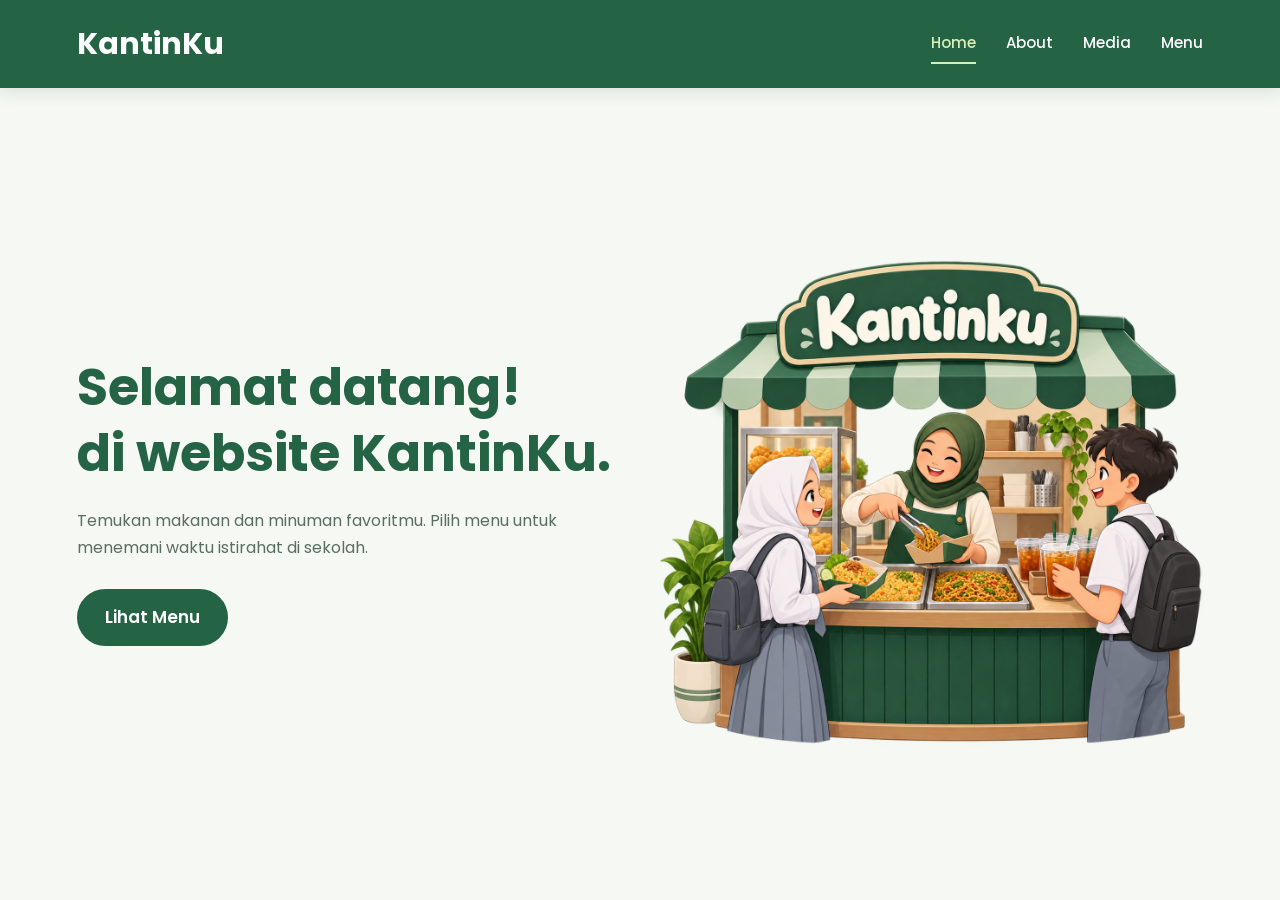
<file: webkantin/index.html>
<!doctype html>
<html lang="en">
  <head>
    <meta charset="UTF-8" />
    <meta name="viewport" content="width=device-width, initial-scale=1.0" />
    <title>Kantinku | Beranda</title>
    <link rel="stylesheet" href="style.css" />
  </head>
  <body>
    <header>
      <div class="logo">
        <h1>KantinKu</h1>
      </div>

      <nav class="nav" aria-label="Navigasi utama">
        <a href="index.html" class="active" aria-current="page">Home</a>
        <a href="menu.html#punyaabout">About</a>
        <a href="menu.html#punyamedia">Media</a>
        <a href="menu.html#punyamenu">Menu</a>
      </nav>
    </header>

    <main class="home-hero">
      <div class="home-text">
        <div class="judul1">
          <h1>Selamat datang!<br />di website KantinKu.</h1>
        </div>

        <p>
          Temukan makanan dan minuman favoritmu.
          Pilih menu untuk menemani waktu istirahat di sekolah.
        </p>

        <a class="menu" href="menu.html">Lihat Menu</a>
      </div>

      <div class="hero">
        <img
          class="hero1"
          src="../webkantin/gambar/kantin1.png"
          alt="Ilustrasi KantinKu"
        />
      </div>
    </main>

    <script src="script.js"></script>
  </body>
</html>
</file>
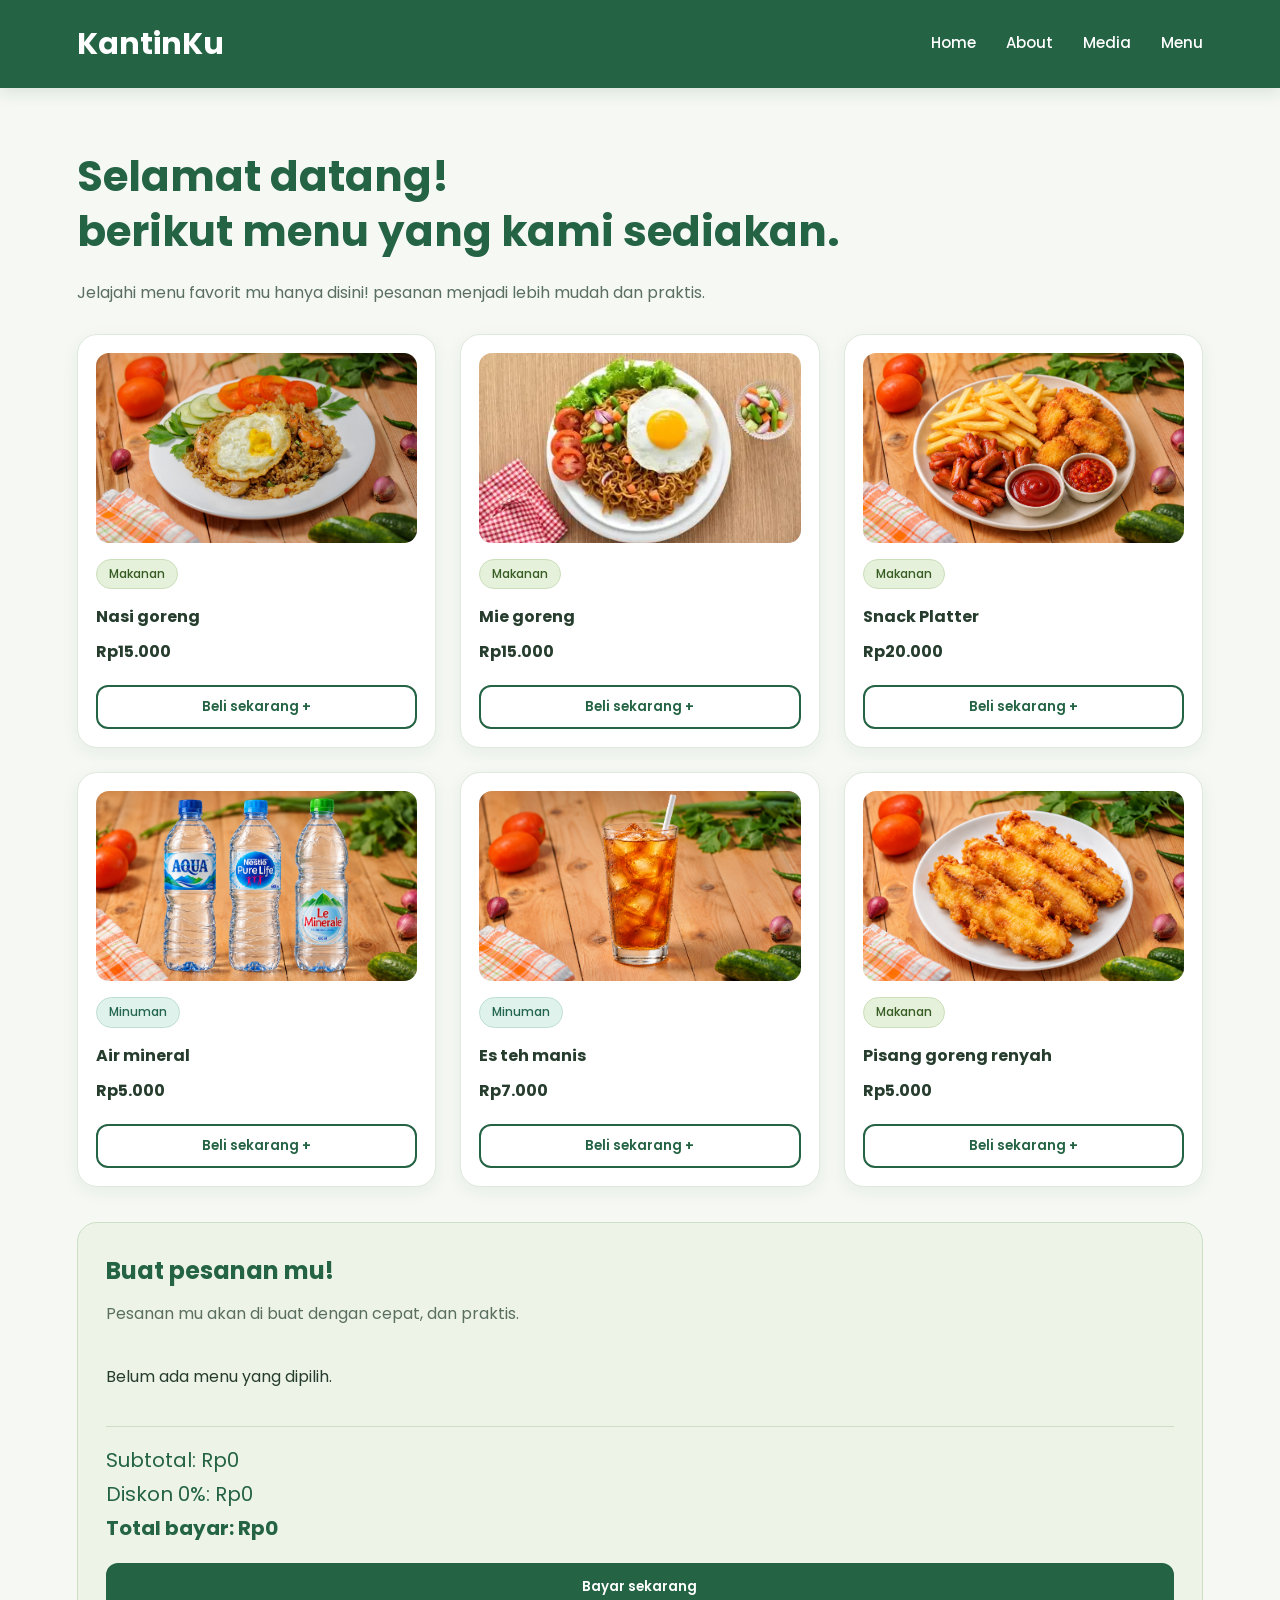
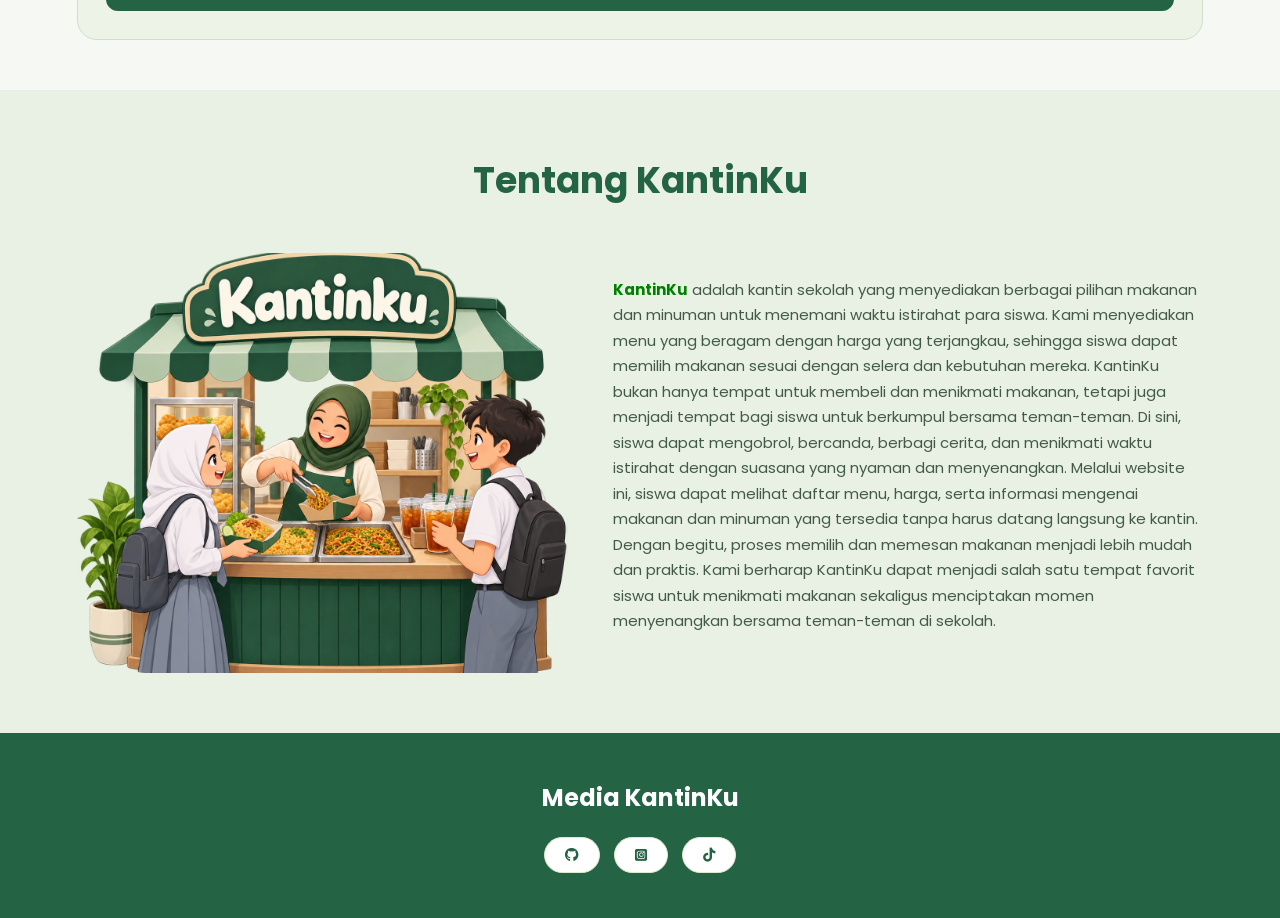
<file: webkantin/menu.html>
<!doctype html>
<html lang="en">
  <head>
    <meta charset="UTF-8" />
    <meta name="viewport" content="width=device-width, initial-scale=1.0" />
    <title>Document</title>
    <link
      rel="stylesheet"
      href="https://cdnjs.cloudflare.com/ajax/libs/font-awesome/6.7.2/css/all.min.css"
    />

    <link rel="stylesheet" href="style.css" />
  </head>
  <body>
    <div class="pageMenu">
      <header>
        <div class="logo">
          <h1><b>KantinKu</b></h1>
        </div>
        <nav class="nav">
          <a href="index.html">Home</a>
          <a href="#punyaabout">About</a>
          <a href="#punyamedia">Media</a>
          <a href="#punyamenu">Menu</a>
        </nav>
      </header>

      <section id="punyamenu">
        <div class="judul1">
          <h1>
            <b>Selamat datang!<br />berikut menu yang kami sediakan.</b>
          </h1>
          <div class="hola1">
            <p>
              Jelajahi menu favorit mu hanya disini! pesanan menjadi lebih mudah
              dan praktis.
            </p>
          </div>
        </div>
        <br />
        <div class="daftarMenu">
          <div class="Katalog">
            <div class="mnu">
              <img class="img" src="../webkantin/gambar/nasgor.jpg" alt="" width="300px" />
              <p class="kat1">Makanan</p>
              <p class="ket"><b>Nasi goreng</b></p>
              <p class="ket"><b>Rp15.000</b></p>
              <button class="btn1" onclick="buatpesanan('Nasi goreng', 15000)">
                Beli sekarang +
              </button>
            </div>

            <div class="mnu">
              <img class="img" src="../webkantin/gambar/migor.webp" alt="" width="300px" />
              <p class="kat1">Makanan</p>
              <p class="ket"><b>Mie goreng</b></p>
              <p class="ket"><b>Rp15.000</b></p>
              <button class="btn1" onclick="buatpesanan('Mie goreng', 15000)">
                Beli sekarang +
              </button>
            </div>

            <div class="mnu">
              <img class="img" src="../webkantin/gambar/snackplat.png" alt="" width="300px" />
              <p class="kat1">Makanan</p>
              <p class="ket"><b>Snack Platter</b></p>
              <p class="ket"><b>Rp20.000</b></p>
              <button
                class="btn1"
                onclick="buatpesanan('Snack Platter', 20000)"
              >
                Beli sekarang +
              </button>
            </div>

            <div class="mnu">
              <img class="img" src="../webkantin/gambar/airmineral.png" alt="" width="300px" />
              <p class="kat2">Minuman</p>
              <p class="ket"><b>Air mineral</b></p>
              <p class="ket"><b>Rp5.000</b></p>
              <button class="btn1" onclick="buatpesanan('Air mineral', 5000)">
                Beli sekarang +
              </button>
            </div>

            <div class="mnu">
              <img class="img" src="../webkantin/gambar/eteh.png" alt="" width="300px" />
              <p class="kat2">Minuman</p>
              <p class="ket"><b>Es teh manis</b></p>
              <p class="ket"><b>Rp7.000</b></p>
              <button class="btn1" onclick="buatpesanan('Es teh manis', 7000)">
                Beli sekarang +
              </button>
            </div>

            <div class="mnu">
              <img class="img" src="../webkantin/gambar/pisreng.png" alt="" width="300px" />
              <p class="kat1">Makanan</p>
              <p class="ket"><b>Pisang goreng renyah</b></p>
              <p class="ket"><b>Rp5.000</b></p>
              <button
                class="btn1"
                onclick="buatpesanan('Pisang goreng renyah', 5000)"
              >
                Beli sekarang +
              </button>
            </div>
          </div>
        </div>

        <div class="buatpesanan" id="panelTransaksi">
          <h2><b>Buat pesanan mu!</b></h2>
          <p>Pesanan mu akan di buat dengan cepat, dan praktis.</p>
          <div id="item"></div>
          <div id="total">
            <p><b>Total pesanan :</b></p>
          </div>
          <button class="btn-bayar" type="button" onclick="bayarSekarang()">
            Bayar sekarang
          </button>
        </div>
      </section>

      <section id="punyaabout">
        <div class="tentangpm">
          <div class="judulabout">
            <h1><b>Tentang KantinKu</b></h1>
          </div>
          <div class="gambarkantin">
            <img src="../webkantin/gambar/kantin1.png" alt="Ilustrasi KantinKu" />
          </div>
          <div class="isiabout">
            <p>
              <span style="font-weight: 700; color: green"
                >KantinKu</span
              >
              adalah kantin sekolah yang menyediakan berbagai pilihan makanan
              dan minuman untuk menemani waktu istirahat para siswa. Kami
              menyediakan menu yang beragam dengan harga yang terjangkau,
              sehingga siswa dapat memilih makanan sesuai dengan selera dan
              kebutuhan mereka. KantinKu bukan hanya tempat untuk membeli dan
              menikmati makanan, tetapi juga menjadi tempat bagi siswa untuk
              berkumpul bersama teman-teman. Di sini, siswa dapat mengobrol,
              bercanda, berbagi cerita, dan menikmati waktu istirahat dengan
              suasana yang nyaman dan menyenangkan. Melalui website ini, siswa
              dapat melihat daftar menu, harga, serta informasi mengenai makanan
              dan minuman yang tersedia tanpa harus datang langsung ke kantin.
              Dengan begitu, proses memilih dan memesan makanan menjadi lebih
              mudah dan praktis. Kami berharap KantinKu dapat menjadi salah
              satu tempat favorit siswa untuk menikmati makanan sekaligus
              menciptakan momen menyenangkan bersama teman-teman di sekolah.
            </p>
          </div>
        </div>
      </section>

      <section id="punyamedia">
        <div class="media">Media KantinKu</div>
        <div class="btn-about">
          <button class="con-btn">
            <i class="fa-brands fa-github"></i>
          </button>
          <button class="con-btn">
            <i class="fa-brands fa-square-instagram"></i>
          </button>
          <button class="con-btn">
            <i class="fa-brands fa-tiktok"></i>
          </button>
        </div>
      </section>
    </div>

    <script src="script.js"></script>
  </body>
</html>
</file>
<file: webkantin/style.css>
@import url('https://fonts.googleapis.com/css2?family=Poppins:wght@400;500;600;700&display=swap');

* {
    box-sizing: border-box;
}

html {
    scroll-behavior: smooth;
    scroll-padding-top: 110px;
}

body {
    margin: 0;
    padding-top: 100px;
    font-family: 'Poppins', sans-serif;
    background-color: #f5f8f3;
    color: #263d2e;
    line-height: 1.7;
}

img {
    max-width: 100%;
    height: auto;
}

button,
a {
    -webkit-tap-highlight-color: transparent;
}

button {
    font-family: inherit;
    cursor: pointer;
}

a {
    text-decoration: none;
}

header {
    position: fixed;
    top: 0;
    left: 0;
    z-index: 1000;
    width: 100%;
    min-height: 88px;
    display: flex;
    align-items: center;
    justify-content: space-between;
    gap: 24px;
    padding: 16px 6%;
    background-color: #246344;
    box-shadow: 0 4px 16px rgba(25, 66, 44, 0.12);
}

.logo {
    color: #ffffff;
    flex-shrink: 0;
}

.logo h1 {
    margin: 0;
    font-size: 30px;
    line-height: 1.3;
}

.nav {
    display: flex;
    align-items: center;
    flex-wrap: wrap;
    gap: 30px;
}

.nav a {
    padding: 6px 0;
    color: #ffffff;
    font-size: 15px;
    font-weight: 500;
    border-bottom: 2px solid transparent;
    transition: color 0.2s, border-color 0.2s;
}

.nav a:hover,
.nav a.active {
    color: #d9efb9;
    border-bottom-color: #d9efb9;
}

.home-hero {
    width: min(1200px, 88%);
    min-height: calc(100vh - 100px);
    margin: 0 auto;
    padding: 60px 0;
    display: grid;
    grid-template-columns: 1fr 1fr;
    align-items: center;
    gap: 40px;
}

.judul1 {
    margin: 0;
    color: #246344;
}

.judul1 h1 {
    margin: 0 0 20px;
    font-size: clamp(30px, 4vw, 52px);
    line-height: 1.3;
}

.home-text p {
    max-width: 480px;
    margin: 0 0 28px;
    color: #5a6f60;
}

.menu {
    display: inline-block;
    padding: 12px 26px;
    border: 2px solid #246344;
    border-radius: 30px;
    background-color: #246344;
    color: #ffffff;
    font-size: 17px;
    font-weight: 600;
    transition: background-color 0.2s, transform 0.2s;
}

.menu:hover {
    background-color: #184b32;
    transform: translateY(-3px);
}

.hero {
    display: flex;
    justify-content: center;
    align-items: center;
    min-width: 0;
}

.hero1 {
    display: block;
    width: 100%;
    max-width: 560px;
    height: auto;
    object-fit: contain;
}

.pageMenu {
    width: 100%;
}

#punyamenu,
#punyaabout,
#punyamedia {
    scroll-margin-top: 20px;
}

#punyamenu {
    width: min(1200px, 88%);
    margin: 0 auto;
    padding: 50px 0;
}

#punyamenu .judul1 {
    max-width: 850px;
}

#punyamenu .judul1 h1 {
    font-size: clamp(28px, 3.5vw, 42px);
}

.hola1 {
    color: #5a6f60;
    font-size: 16px;
}

.hola1 p {
    margin: 0;
}

.judul2 {
    margin-bottom: 20px;
    color: #246344;
    font-size: 24px;
    font-weight: 700;
}

.judul2 p {
    margin: 0;
}

.Katalog {
    display: grid;
    grid-template-columns: repeat(3, minmax(0, 1fr));
    gap: 24px;
}

.mnu {
    display: flex;
    flex-direction: column;
    align-items: flex-start;
    min-width: 0;
    padding: 18px;
    border: 1px solid #dfE9dd;
    border-radius: 20px;
    background-color: #ffffff;
    box-shadow: 0 5px 18px rgba(30, 74, 45, 0.06);
    transition: transform 0.2s, box-shadow 0.2s;
}

.mnu:hover {
    transform: scale(1.10)  ;
    box-shadow: 0 12px 24px rgba(30, 74, 45, 0.12);
}

.img {
    display: block;
    width: 100%;
    height: 190px;
    object-fit: cover;
    border-radius: 13px;
}

.kat1,
.kat2 {
    display: inline-block;
    margin: 16px 0 10px;
    padding: 4px 12px;
    border-radius: 20px;
    font-size: 12px;
    font-weight: 500;
}

.kat1 {
    background-color: #e5f1db;
    color: #385d24;
    border: 1px solid #cbdFba;
}

.kat2 {
    background-color: #e0f2ec;
    color: #226650;
    border: 1px solid #bedfd1;
}

.ket {
    margin: 4px 0;
    color: #263d2e;
    font-size: 16px;
}

.btn1 {
    width: 100%;
    margin-top: auto;
    padding: 10px 16px;
    border: 2px solid #246344;
    border-radius: 12px;
    background-color: #ffffff;
    color: #246344;
    font-weight: 600;
    transition: background-color 0.2s, color 0.2s;
}

.mnu .ket:last-of-type {
    margin-bottom: 20px;
}

.btn1:hover {
    background-color: #246344;
    color: #ffffff;
}

.buatpesanan {
    margin-top: 35px;
    padding: 28px;
    border: 1px solid #cddfc7;
    border-radius: 20px;
    background-color: #edf4e7;
}

.btn-bayar {
    width: 100%;
    margin-top: 18px;
    padding: 12px 16px;
    border: 2px solid #246344;
    border-radius: 12px;
    background-color: #246344;
    color: #ffffff;
    font-family: inherit;
    font-weight: 600;
    cursor: pointer;
}

.btn-bayar:hover {
    background-color: #184b32;
}

.buatpesanan h2 {
    margin: 0 0 8px;
    color: #246344;
}

.buatpesanan > p {
    margin: 0 0 20px;
    color: #5a6f60;
}

#item {
    display: grid;
    gap: 12px;
}

.item-pesanan {
    display: flex;
    justify-content: space-between;
    align-items: center;
    gap: 16px;
    padding: 14px;
    border-radius: 12px;
    background-color: #ffffff;
}

.item-pesanan p {
    margin: 0;
}

.item-pesanan small {
    color: #5a6f60;
}

.hapus-item {
    flex-shrink: 0;
    padding: 6px 12px;
    border: 1px solid #b8cdbb;
    border-radius: 8px;
    background-color: #ffffff;
    color: #246344;
}

.hapus-item:hover {
    background-color: #edf4e7;
}

#total {
    margin-top: 20px;
    padding-top: 16px;
    border-top: 1px solid #cddfc7;
    color: #246344;
    font-size: 20px;
}

#total p {
    margin: 0;
}

#punyaabout {
    padding: 60px 6%;
    background-color: #e9f1e4;
}

.tentangpm {
    max-width: 1200px;
    margin: 0 auto;
    display: grid;
    grid-template-columns: 1fr 1.2fr;
    align-items: center;
    gap: 30px 45px;
}

.judulabout {
    grid-column: 1 / -1;
    text-align: center;
    color: #246344;
}

.judulabout h1 {
    margin: 0 0 12px;
    font-size: clamp(26px, 3vw, 36px);
}

.gambarkantin img {
    display: block;
    width: 100%;
    max-height: 420px;
    object-fit: cover;
    border-radius: 20px;
}

.isiabout {
    color: #425b49;
    font-size: 15px;
}

.isiabout p {
    margin: 0 0 16px;
}

.brand-highlight {
    color: #246344;
    font-weight: 700;
}

#punyamedia {
    padding: 45px 6%;
    text-align: center;
    background-color: #246344;
}

.media {
    margin-bottom: 18px;
    color: #ffffff;
    font-size: 24px;
    font-weight: 700;
}

.btn-about {
    display: flex;
    justify-content: center;
    flex-wrap: wrap;
    gap: 14px;
}

.con-btn {
    display: inline-flex;
    align-items: center;
    justify-content: center;
    gap: 8px;
    padding: 10px 20px;
    border: 1px solid #dceaca;
    border-radius: 30px;
    background-color: #ffffff;
    color: #246344;
    font-size: 14px;
    font-weight: 600;
    transition: background-color 0.2s, transform 0.2s;
}

.con-btn:hover {
    background-color: #dceaca;
    transform: translateY(-3px);
}

a:focus-visible,
button:focus-visible {
    outline: 3px solid #86ae58;
    outline-offset: 4px;
}

@media (max-width: 1000px) {
    .nav {
        gap: 20px;
    }

    .Katalog {
        grid-template-columns: repeat(2, minmax(0, 1fr));
    }

    .home-hero {
        gap: 25px;
    }

    .tentangpm {
        gap: 25px;
    }
}

@media (max-width: 700px) {
    body {
        padding-top: 130px;
    }

    html {
        scroll-padding-top: 145px;
    }

    header {
        flex-direction: column;
        gap: 10px;
        padding: 14px 5%;
    }

    .logo h1 {
        font-size: 26px;
    }

    .nav {
        justify-content: center;
        gap: 22px;
    }

    .nav a {
        font-size: 14px;
    }

    .home-hero {
        min-height: auto;
        grid-template-columns: 1fr;
        padding: 35px 0 50px;
        text-align: center;
    }

    .home-text p {
        margin-left: auto;
        margin-right: auto;
    }

    .hero1 {
        max-width: 420px;
    }

    #punyamenu {
        padding-top: 30px;
    }

    .tentangpm {
        grid-template-columns: 1fr;
    }

    .gambarkantin img {
        max-width: 500px;
        margin: 0 auto;
    }

    .buatpesanan {
        padding: 20px;
    }
}

@media (max-width: 480px) {
    .Katalog {
        grid-template-columns: 1fr;
    }

    .nav {
        gap: 16px;
    }

    .judul1 h1 {
        font-size: 30px;
    }

    .img {
        height: 210px;
    }

    .item-pesanan {
        flex-wrap: wrap;
    }

    .btn-about {
        gap: 10px;
    }

    .con-btn {
        padding: 9px 15px;
    }
}

@media (prefers-reduced-motion: reduce) {
    html {
        scroll-behavior: auto;
    }

    *,
    *::before,
    *::after {
        transition: none !important;
    }
}
</file>
